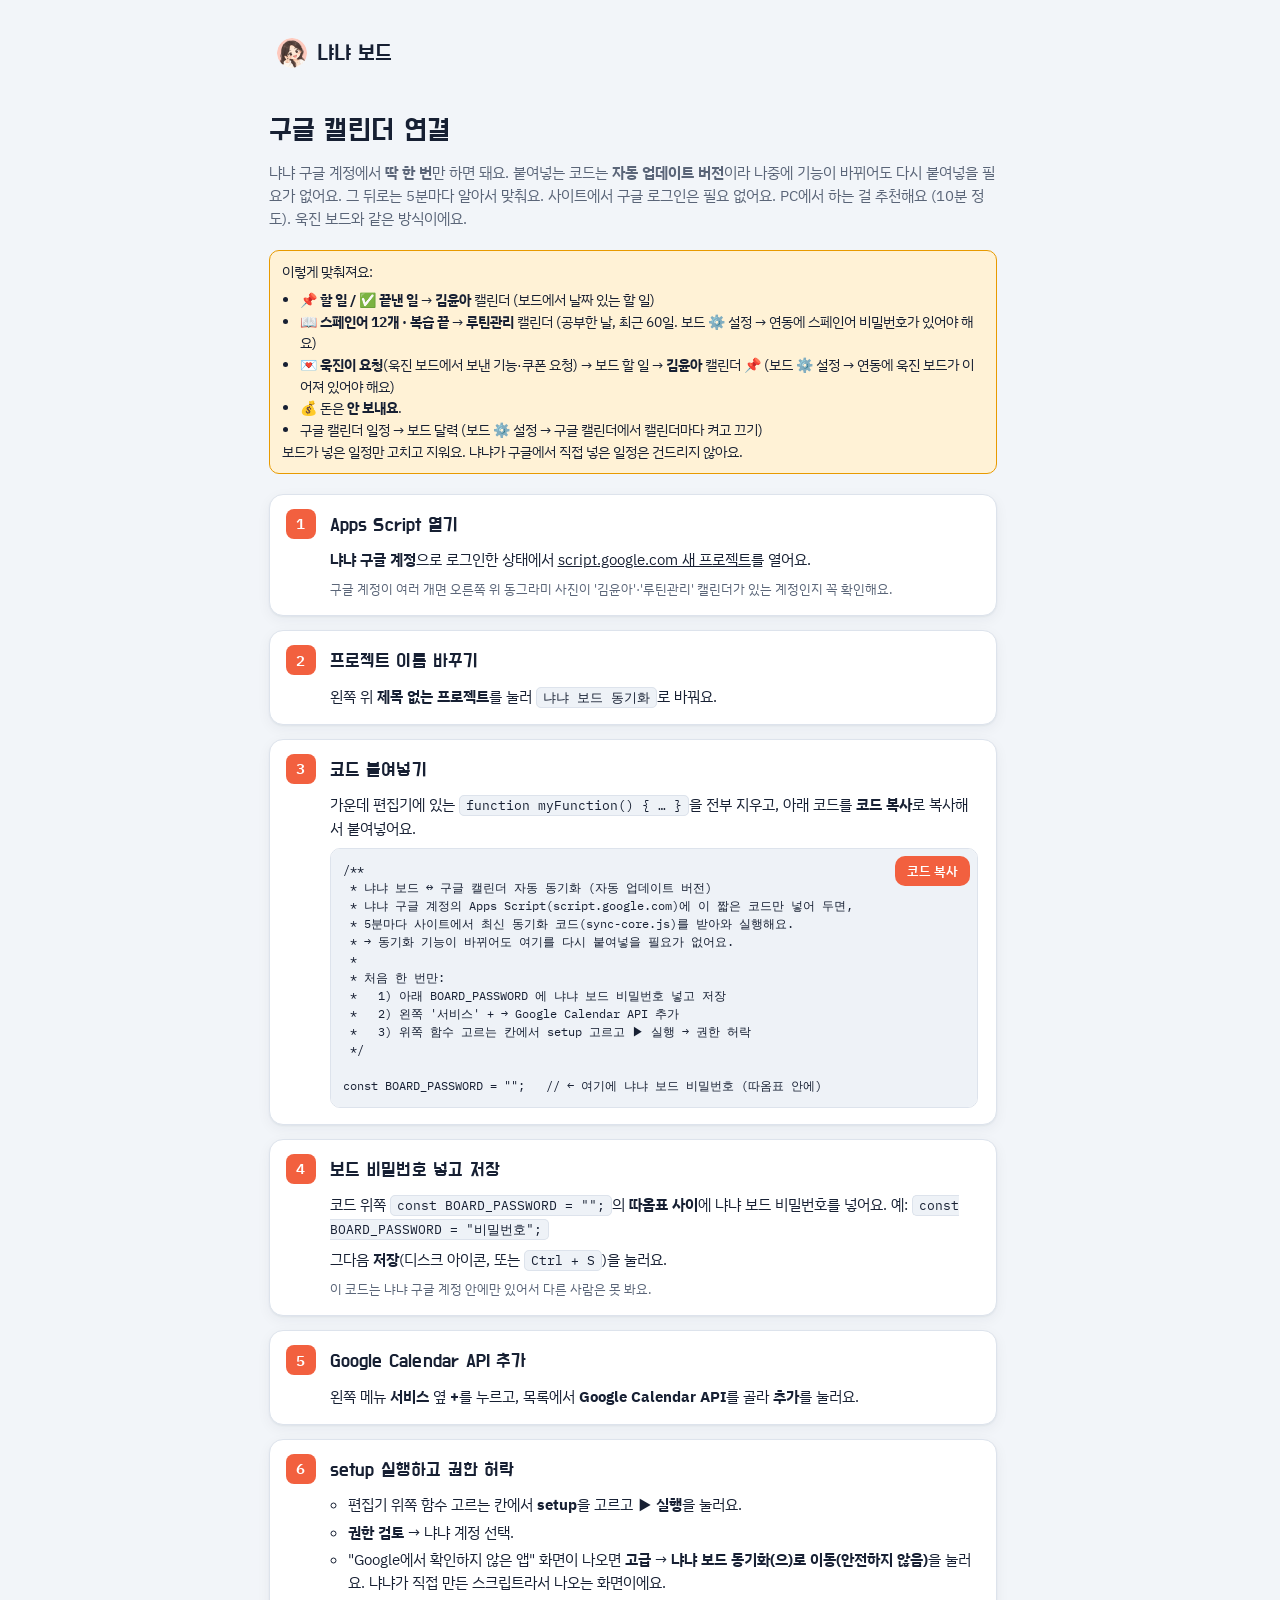
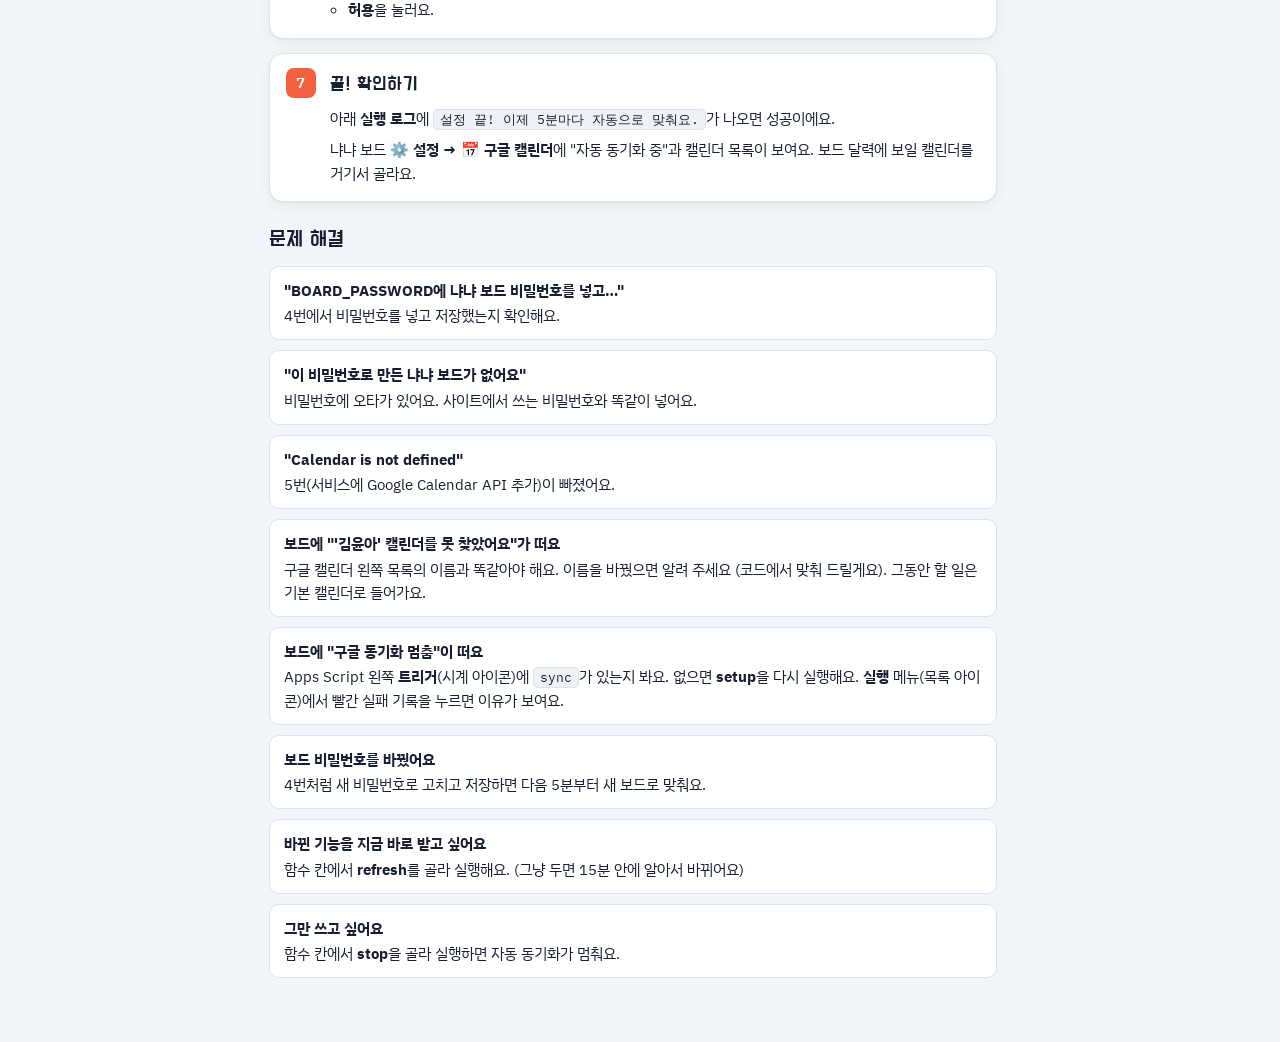
<file: docs/google-sync.html>
<!doctype html>
<html lang="ko">
<head>
<meta charset="utf-8">
<meta name="viewport" content="width=device-width, initial-scale=1, viewport-fit=cover">
<meta name="color-scheme" content="only light">
<title>구글 캘린더 연결</title>
<link rel="preconnect" href="https://fonts.googleapis.com">
<link rel="preconnect" href="https://fonts.gstatic.com" crossorigin>
<link rel="stylesheet" href="https://fonts.googleapis.com/css2?family=Do+Hyeon&family=IBM+Plex+Mono:wght@500;600&family=IBM+Plex+Sans+KR:wght@400;500;600&display=swap">
<link rel="stylesheet" href="style.css?v=20261020m">
<style>
  .guide { max-width: 760px; margin: 0 auto; padding: 32px 16px 64px; display: grid; grid-template-columns: minmax(0, 1fr); gap: 20px; }
  .guide > *, .steps > li, .code-box { min-width: 0; }
  .guide h1 { font-family: var(--f-display); font-weight: 400; font-size: 30px; margin: 0; }
  .steps { display: grid; gap: 14px; counter-reset: step; padding: 0; margin: 0; list-style: none; }
  .steps > li { background: var(--surface); border: 1px solid var(--line); border-radius: var(--r); box-shadow: var(--shadow); padding: 16px 18px 16px 60px; position: relative; display: grid; gap: 8px; }
  .steps > li::before {
    counter-increment: step; content: counter(step);
    position: absolute; left: 16px; top: 14px; width: 30px; height: 30px; border-radius: 8px;
    display: grid; place-items: center; background: var(--me); color: #FFFFFF; font-family: var(--f-mono); font-weight: 600;
  }
  .steps h3 { font-size: 19px; }
  .steps ul { margin: 0; padding-left: 18px; display: grid; gap: 4px; }
  code { font-family: var(--f-mono); background: var(--sunk); border: 1px solid var(--line); border-radius: 5px; padding: 1px 6px; font-size: 13px; }
  .code-box { position: relative; }
  .code-box pre { margin: 0; max-height: 260px; overflow: auto; background: var(--sunk); border: 1px solid var(--line); border-radius: 10px; padding: 12px; font-family: var(--f-mono); font-size: 12px; line-height: 1.5; }
  .code-box .btn { position: absolute; top: 8px; right: 8px; }
  .callout { background: var(--sun-soft); border: 1px solid var(--sun); border-radius: 10px; padding: 10px 12px; font-size: 14px; }
  .callout ul { margin: 6px 0 0; padding-left: 18px; }
  .fix { display: grid; gap: 10px; }
  .fix h2 { font-size: 22px; }
  .fix div { background: var(--surface); border: 1px solid var(--line); border-radius: 10px; padding: 12px 14px; }
  .fix > div > b:first-child { display: block; margin-bottom: 2px; }
</style>
</head>
<body>
<main class="guide">
  <a class="brand" href="./"><img class="logo-img" src="avatar.png?v=2" alt="" aria-hidden="true"><b>냐냐 보드</b></a>
  <div style="display:grid;gap:6px">
    <h1>구글 캘린더 연결</h1>
    <p class="muted">냐냐 구글 계정에서 <b>딱 한 번</b>만 하면 돼요. 붙여넣는 코드는 <b>자동 업데이트 버전</b>이라 나중에 기능이 바뀌어도 다시 붙여넣을 필요가 없어요.
      그 뒤로는 5분마다 알아서 맞춰요. 사이트에서 구글 로그인은 필요 없어요. PC에서 하는 걸 추천해요 (10분 정도). 욱진 보드와 같은 방식이에요.</p>
  </div>

  <div class="callout">이렇게 맞춰져요:
    <ul>
      <li><b>📌 할 일 / ✅ 끝낸 일</b> → <b>김윤아</b> 캘린더 (보드에서 날짜 있는 할 일)</li>
      <li><b>📖 스페인어 12개 · 복습 끝</b> → <b>루틴관리</b> 캘린더 (공부한 날, 최근 60일. 보드 ⚙️ 설정 → 연동에 스페인어 비밀번호가 있어야 해요)</li>
      <li><b>💌 욱진이 요청</b>(욱진 보드에서 보낸 기능·쿠폰 요청) → 보드 할 일 → <b>김윤아</b> 캘린더 📌 (보드 ⚙️ 설정 → 연동에 욱진 보드가 이어져 있어야 해요)</li>
      <li>💰 돈은 <b>안 보내요</b>.</li>
      <li>구글 캘린더 일정 → 보드 달력 (보드 ⚙️ 설정 → 구글 캘린더에서 캘린더마다 켜고 끄기)</li>
    </ul>
    보드가 넣은 일정만 고치고 지워요. 냐냐가 구글에서 직접 넣은 일정은 건드리지 않아요.</div>

  <ol class="steps">
    <li>
      <h3>Apps Script 열기</h3>
      <p><b>냐냐 구글 계정</b>으로 로그인한 상태에서 <a href="https://script.google.com/home/projects/create" target="_blank" rel="noopener">script.google.com 새 프로젝트</a>를 열어요.</p>
      <p class="small muted">구글 계정이 여러 개면 오른쪽 위 동그라미 사진이 '김윤아'·'루틴관리' 캘린더가 있는 계정인지 꼭 확인해요.</p>
    </li>
    <li>
      <h3>프로젝트 이름 바꾸기</h3>
      <p>왼쪽 위 <b>제목 없는 프로젝트</b>를 눌러 <code>냐냐 보드 동기화</code>로 바꿔요.</p>
    </li>
    <li>
      <h3>코드 붙여넣기</h3>
      <p>가운데 편집기에 있는 <code>function myFunction() { … }</code>을 전부 지우고, 아래 코드를 <b>코드 복사</b>로 복사해서 붙여넣어요.</p>
      <div class="code-box"><pre id="code">불러오는 중…</pre><button class="btn small" type="button" id="copyBtn">코드 복사</button></div>
    </li>
    <li>
      <h3>보드 비밀번호 넣고 저장</h3>
      <p>코드 위쪽 <code>const BOARD_PASSWORD = "";</code>의 <b>따옴표 사이</b>에 냐냐 보드 비밀번호를 넣어요. 예: <code>const BOARD_PASSWORD = "비밀번호";</code></p>
      <p>그다음 <b>저장</b>(디스크 아이콘, 또는 <code>Ctrl + S</code>)을 눌러요.</p>
      <p class="small muted">이 코드는 냐냐 구글 계정 안에만 있어서 다른 사람은 못 봐요.</p>
    </li>
    <li>
      <h3>Google Calendar API 추가</h3>
      <p>왼쪽 메뉴 <b>서비스</b> 옆 <b>+</b>를 누르고, 목록에서 <b>Google Calendar API</b>를 골라 <b>추가</b>를 눌러요.</p>
    </li>
    <li>
      <h3>setup 실행하고 권한 허락</h3>
      <ul>
        <li>편집기 위쪽 함수 고르는 칸에서 <b>setup</b>을 고르고 <b>▶ 실행</b>을 눌러요.</li>
        <li><b>권한 검토</b> → 냐냐 계정 선택.</li>
        <li>"Google에서 확인하지 않은 앱" 화면이 나오면 <b>고급</b> → <b>냐냐 보드 동기화(으)로 이동(안전하지 않음)</b>을 눌러요. 냐냐가 직접 만든 스크립트라서 나오는 화면이에요.</li>
        <li><b>허용</b>을 눌러요.</li>
      </ul>
    </li>
    <li>
      <h3>끝! 확인하기</h3>
      <p>아래 <b>실행 로그</b>에 <code>설정 끝! 이제 5분마다 자동으로 맞춰요.</code>가 나오면 성공이에요.</p>
      <p>냐냐 보드 <b>⚙️ 설정 → 📅 구글 캘린더</b>에 "자동 동기화 중"과 캘린더 목록이 보여요. 보드 달력에 보일 캘린더를 거기서 골라요.</p>
    </li>
  </ol>

  <section class="fix">
    <h2>문제 해결</h2>
    <div><b>"BOARD_PASSWORD에 냐냐 보드 비밀번호를 넣고…"</b>4번에서 비밀번호를 넣고 저장했는지 확인해요.</div>
    <div><b>"이 비밀번호로 만든 냐냐 보드가 없어요"</b>비밀번호에 오타가 있어요. 사이트에서 쓰는 비밀번호와 똑같이 넣어요.</div>
    <div><b>"Calendar is not defined"</b>5번(서비스에 Google Calendar API 추가)이 빠졌어요.</div>
    <div><b>보드에 "'김윤아' 캘린더를 못 찾았어요"가 떠요</b>구글 캘린더 왼쪽 목록의 이름과 똑같아야 해요. 이름을 바꿨으면 알려 주세요 (코드에서 맞춰 드릴게요). 그동안 할 일은 기본 캘린더로 들어가요.</div>
    <div><b>보드에 "구글 동기화 멈춤"이 떠요</b>Apps Script 왼쪽 <b>트리거</b>(시계 아이콘)에 <code>sync</code>가 있는지 봐요. 없으면 <b>setup</b>을 다시 실행해요. <b>실행</b> 메뉴(목록 아이콘)에서 빨간 실패 기록을 누르면 이유가 보여요.</div>
    <div><b>보드 비밀번호를 바꿨어요</b>4번처럼 새 비밀번호로 고치고 저장하면 다음 5분부터 새 보드로 맞춰요.</div>
    <div><b>바뀐 기능을 지금 바로 받고 싶어요</b>함수 칸에서 <b>refresh</b>를 골라 실행해요. (그냥 두면 15분 안에 알아서 바뀌어요)</div>
    <div><b>그만 쓰고 싶어요</b>함수 칸에서 <b>stop</b>을 골라 실행하면 자동 동기화가 멈춰요.</div>
  </section>
</main>
<script>
  (function () {
    var pre = document.getElementById("code"), btn = document.getElementById("copyBtn");
    fetch("apps-script/Code.gs?t=" + Date.now(), { cache: "no-store" }).then(function (r) { if (!r.ok) throw 0; return r.text(); })
      .then(function (t) { pre.textContent = t; })
      .catch(function () { pre.textContent = "코드를 불러오지 못했어요. 새로고침해 주세요."; });
    btn.addEventListener("click", function () {
      var text = pre.textContent;
      var done = function () { btn.textContent = "복사했어요!"; setTimeout(function () { btn.textContent = "코드 복사"; }, 2000); };
      if (navigator.clipboard && navigator.clipboard.writeText) navigator.clipboard.writeText(text).then(done, select);
      else select();
      function select() { var r = document.createRange(); r.selectNodeContents(pre); var s = window.getSelection(); s.removeAllRanges(); s.addRange(r); btn.textContent = "선택했어요. Ctrl+C로 복사"; }
    });
  })();
</script>
</body>
</html>
</file>
<file: docs/style.css>
/* 냐냐 보드 — 욱진 보드와 같은 색 토큰·글꼴. 냐냐 보드의 대표 색은 코랄.
   PC: 왼쪽 메뉴 + 오른쪽 내용 / 폰(≤720px): 아래 메뉴 */
:root {
  --bg: #F2F5F9;
  --surface: #FFFFFF;
  --sunk: #EEF2F7;
  --fg: #172033;
  --muted: #5A6578;
  --line: #DDE3EC;
  --shadow: 0 1px 2px rgba(23, 32, 51, 0.05), 0 4px 14px rgba(23, 32, 51, 0.05);
  --blue: #2F6FEB;   --blue-soft: #E5EEFF;
  --coral: #F2603F;  --coral-soft: #FFEAE4;
  --mint: #0FA67A;   --mint-soft: #DDF6EE;
  --sun: #E89A00;    --sun-soft: #FFF2D6;
  --grape: #7C5CE0;  --grape-soft: #EEE9FF;
  --me: var(--coral);
  --me-soft: var(--coral-soft);
  --danger: #D9412A;
  --f-display: "Do Hyeon", "IBM Plex Sans KR", "Apple SD Gothic Neo", "Malgun Gothic", sans-serif;
  --f-body: "IBM Plex Sans KR", "Apple SD Gothic Neo", "Malgun Gothic", "Noto Sans KR", sans-serif;
  --f-mono: "IBM Plex Mono", ui-monospace, "SFMono-Regular", Menlo, monospace;
  --r: 14px;
  color-scheme: light;
}

* { box-sizing: border-box; }
[hidden] { display: none !important; }
html, body { margin: 0; }
html { scrollbar-gutter: stable; }
body {
  background: var(--bg); color: var(--fg);
  font-family: var(--f-body); font-size: 15px; line-height: 1.55;
}
h1, h2, h3 { font-family: var(--f-display); font-weight: 400; margin: 0; letter-spacing: 0.01em; }
h2 { font-size: 26px; }
h3 { font-size: 19px; }
p { margin: 0; }
a { color: inherit; }
button, input { font: inherit; color: inherit; }
.muted { color: var(--muted); }
.mono { font-family: var(--f-mono); }

/* 왼쪽 메뉴 (PC) */
.side {
  position: fixed; inset: 0 auto 0 0; width: 220px;
  background: var(--surface); border-right: 1px solid var(--line);
  display: flex; flex-direction: column; padding: 20px 14px;
}
.brand { display: flex; align-items: center; gap: 10px; text-decoration: none; padding: 4px 8px 18px; }
.brand b { font-family: var(--f-display); font-weight: 400; font-size: 22px; }
.logo { display: grid; grid-template-columns: 1fr 1fr; gap: 2px; width: 26px; height: 26px; }
.logo i { border-radius: 3px; }
.logo i:nth-child(1) { background: var(--coral); }
.logo i:nth-child(2) { background: var(--sun); }
.logo i:nth-child(3) { background: var(--grape); }
.logo i:nth-child(4) { background: var(--mint); }
.nav { display: flex; flex-direction: column; gap: 2px; }
.nav a {
  display: flex; align-items: center; gap: 10px; padding: 9px 12px; border-radius: 10px;
  text-decoration: none; font-weight: 500; color: var(--muted);
}
.nav a:hover { background: var(--sunk); color: var(--fg); }
.nav a.on { background: var(--me-soft); color: var(--me); }
.ic { width: 22px; text-align: center; }
.side-foot { margin-top: auto; padding: 0 12px; font-size: 12px; color: var(--muted); }

/* 내용 */
.main { margin-left: 220px; padding: 28px 32px 48px; max-width: 1240px; }
.page-head { display: flex; align-items: baseline; gap: 12px; margin-bottom: 18px; }
.card {
  background: var(--surface); border: 1px solid var(--line); border-radius: var(--r);
  box-shadow: var(--shadow); padding: 18px 20px;
}

/* 위 요약 타일 */
.tiles { display: grid; grid-template-columns: repeat(4, 1fr); gap: 12px; margin-bottom: 16px; }
.tile {
  display: flex; flex-direction: column; gap: 4px; padding: 14px 16px; border-radius: var(--r);
  text-decoration: none; border: 1px solid transparent;
}
.tile-k { font-size: 13px; font-weight: 500; }
.tile-v { font-family: var(--f-display); font-weight: 400; font-size: 24px; }
.t-coral { background: var(--coral-soft); } .t-coral .tile-v { color: var(--coral); }
.t-sun { background: var(--sun-soft); }     .t-sun .tile-v { color: var(--sun); }
.t-grape { background: var(--grape-soft); } .t-grape .tile-v { color: var(--grape); }
.t-mint { background: var(--mint-soft); }   .t-mint .tile-v { color: var(--mint); }
a.tile:hover { border-color: var(--line); }

/* 달력 + 그날 할 일 */
.home-grid { display: flex; flex-direction: column; gap: 16px; }
.cal-head { display: flex; align-items: center; gap: 8px; margin-bottom: 12px; }
.cal-head h3 { min-width: 120px; text-align: center; }
.cal-head .chip { margin-left: auto; }
.icon-btn {
  width: 32px; height: 32px; border-radius: 50%; border: 1px solid var(--line); background: var(--surface);
  cursor: pointer; font-size: 18px; line-height: 1;
}
.icon-btn:hover { background: var(--sunk); }
.chip {
  border: 1px solid var(--line); background: var(--surface); border-radius: 999px;
  padding: 4px 12px; cursor: pointer; font-size: 13px; font-weight: 500;
}
.chip:hover { background: var(--sunk); }
.cal-dow { display: grid; grid-template-columns: repeat(7, minmax(0, 1fr)); gap: 4px; }
.cal-grid { display: flex; flex-direction: column; gap: 4px; }
/* 한 주 = 7칸 + 그 위에 겹친 🎬 작품 막대 줄(--lanes줄). 칸 안 .day-gap이 막대 자리를 비워 둠 */
.cal-week { position: relative; display: grid; grid-template-columns: repeat(7, minmax(0, 1fr)); gap: 4px; }
.day-gap { flex: none; height: calc(var(--lanes, 0) * 18px); }
.wk-bars {
  position: absolute; left: 0; right: 0; top: 32px; pointer-events: none;
  display: grid; grid-template-columns: repeat(7, minmax(0, 1fr)); column-gap: 4px; row-gap: 2px; grid-auto-rows: 16px;
}
.wbar {
  font-size: 11px; line-height: 16px; font-weight: 600; padding: 0 6px; min-width: 0;
  background: var(--grape-soft); color: var(--grape); white-space: nowrap; overflow: hidden; text-overflow: ellipsis;
}
.wbar.s { border-top-left-radius: 8px; border-bottom-left-radius: 8px; margin-left: 4px; }
.wbar.e { border-top-right-radius: 8px; border-bottom-right-radius: 8px; margin-right: 4px; }
.wbar.open { background: linear-gradient(90deg, var(--grape-soft) 70%, transparent); }
.cal-dow span { text-align: center; font-size: 12px; font-weight: 600; color: var(--muted); padding-bottom: 4px; }
.cal-dow span:first-child { color: var(--danger); }
.cal-dow span:last-child { color: var(--blue); }
.day {
  min-height: 84px; border-radius: 10px; background: var(--sunk); border: 2px solid transparent;
  padding: 6px 7px; text-align: left; cursor: pointer; display: flex; flex-direction: column; gap: 3px;
  overflow: hidden;
}
.day:hover { border-color: var(--line); }
.day.out { opacity: 0.4; }
.day.today .num { background: var(--me); color: #fff; }
.day.sel { border-color: var(--me); background: var(--surface); }
.num {
  font-family: var(--f-mono); font-size: 12px; font-weight: 600;
  width: 22px; height: 22px; border-radius: 50%; display: grid; place-items: center;
}
.day.sun .num { color: var(--danger); }
.day.sat .num { color: var(--blue); }
.day.today .num { color: #fff; }
.day-item {
  font-size: 12px; line-height: 1.35; white-space: nowrap; overflow: hidden; text-overflow: ellipsis;
  background: var(--me-soft); color: var(--me); border-radius: 5px; padding: 1px 5px;
}
.day-item.done { background: var(--mint-soft); color: var(--mint); text-decoration: line-through; }
.day-more { font-size: 11px; color: var(--muted); }

.day-card h3 { margin-bottom: 10px; }
.todo-list { list-style: none; margin: 0 0 12px; padding: 0; display: flex; flex-direction: column; gap: 6px; }
.todo-list li { display: flex; align-items: center; gap: 10px; padding: 8px 10px; border-radius: 10px; background: var(--sunk); }
.todo-list li.done .t { color: var(--muted); text-decoration: line-through; }
.todo-list input[type="checkbox"] { width: 18px; height: 18px; accent-color: var(--mint); flex: none; }
.todo-list .t { flex: 1; min-width: 0; overflow-wrap: anywhere; }
.todo-list a.t-go { color: var(--me); font-weight: 600; text-decoration: none; }
.todo-list li.done a.t-go { color: var(--muted); text-decoration: line-through; }
.todo-list .del { border: 0; background: none; color: var(--muted); cursor: pointer; font-size: 16px; padding: 0 4px; }
.todo-list .del:hover { color: var(--danger); }
.todo-list .empty { background: none; color: var(--muted); padding: 4px 0; }
.todo-add { display: flex; gap: 8px; }
.todo-add input {
  flex: 1; min-width: 0; padding: 9px 12px; border: 1px solid var(--line); border-radius: 10px; background: var(--surface);
}
.todo-add input:focus { outline: 2px solid var(--me-soft); border-color: var(--me); }
.btn {
  display: inline-flex; align-items: center; justify-content: center; gap: 6px;
  padding: 9px 16px; border-radius: 10px; border: 0; background: var(--me); color: #fff;
  font-weight: 600; cursor: pointer; text-decoration: none;
}
.btn:hover { filter: brightness(0.95); }

/* 준비 중 화면 */
.soon { display: flex; flex-direction: column; gap: 12px; align-items: flex-start; max-width: 560px; }
.soon ul { margin: 0; padding-left: 20px; }

/* 🔒 비밀번호 화면 · 불러오는 중: body.locked 동안은 보드(메뉴·내용)를 숨김 */
body.locked .side, body.locked .main, body.locked .bottom { display: none !important; }
body:not(.locked) .loading { display: none; }
.loading { text-align: center; margin-top: 30vh; }
.login { max-width: 420px; margin: 12vh auto 0; padding: 0 16px; display: flex; flex-direction: column; gap: 14px; }
.login .brand { padding: 0 4px; }
.login .card { display: flex; flex-direction: column; gap: 12px; }
.login-form { display: flex; gap: 8px; }
.login-form input {
  flex: 1; min-width: 0; padding: 9px 12px; border: 1px solid var(--line); border-radius: 10px; background: var(--surface);
}
.login-form input:focus { outline: 2px solid var(--me-soft); border-color: var(--me); }
.login-msg { color: var(--danger); font-size: 14px; }
.login-msg:empty { display: none; }
.note { display: grid; gap: 10px; padding: 12px 14px; border-radius: 10px; background: var(--sun-soft); font-size: 14px; }
.row { display: flex; gap: 8px; flex-wrap: wrap; }
.btn.ghost { background: var(--surface); color: var(--fg); border: 1px solid var(--line); }
.btn.ghost:hover { background: var(--sunk); filter: none; }
.btn.small { padding: 5px 12px; font-size: 13px; }
.small { font-size: 13px; }

/* 저장 상태 점: 초록 = 서버에 저장됨, 노랑 = 저장 중, 코랄 = 연결 끊김 */
.sync-dot { width: 9px; height: 9px; border-radius: 50%; background: var(--muted); display: inline-block; flex-shrink: 0; }
.sync-dot[data-state="ok"] { background: var(--mint); }
.sync-dot[data-state="wait"] { background: var(--sun); }
.sync-dot[data-state="off"] { background: var(--coral); }
.nav .sync-dot { margin-left: auto; }
.sync-line { display: flex; align-items: center; gap: 8px; font-weight: 500; }

/* ⚙️ 설정 */
.settings { display: grid; gap: 12px; max-width: 560px; }
.settings .card { display: flex; flex-direction: column; gap: 8px; }
.bak-list { list-style: none; margin: 0; padding: 0; display: flex; flex-direction: column; gap: 6px; }
.bak-list li { display: flex; align-items: center; gap: 10px; padding: 8px 10px; border-radius: 10px; background: var(--sunk); font-size: 14px; }
.bak-list li .grow { flex: 1; min-width: 0; }
.bak-list li.muted { background: none; padding: 0; }

/* 아래 메뉴 (폰) */
.bottom { display: none; }

.toast {
  position: fixed; left: 50%; bottom: 24px; transform: translateX(-50%);
  background: var(--fg); color: #fff; padding: 10px 16px; border-radius: 10px; font-size: 14px; z-index: 50;
}

@media (max-width: 1100px) {
}
@media (max-width: 720px) {
  .side { display: none; }
  .main { margin-left: 0; padding: 18px 16px calc(84px + env(safe-area-inset-bottom)); }
  .tiles { grid-template-columns: repeat(2, 1fr); gap: 8px; }
  .tile { padding: 10px 12px; }
  .tile-v { font-size: 20px; }
  .card { padding: 14px; }
  .day { min-height: 52px; padding: 4px; align-items: center; }
  .day-item { display: none; }
  .day-more { display: none; }
  .day .dots { display: flex; gap: 3px; }
  .bottom {
    display: grid; grid-template-columns: repeat(6, 1fr);
    position: fixed; left: 0; right: 0; bottom: 0; z-index: 20;
    background: var(--surface); border-top: 1px solid var(--line);
    padding: 6px 0 calc(6px + env(safe-area-inset-bottom));
  }
  .bottom a {
    display: flex; flex-direction: column; align-items: center; gap: 1px;
    text-decoration: none; font-size: 11px; font-weight: 500; color: var(--muted); padding: 4px 0;
  }
  .bottom a .ic { font-size: 19px; position: relative; }
  .bottom .ic .sync-dot { position: absolute; top: 1px; right: -2px; width: 7px; height: 7px; }
  .bottom a.on { color: var(--me); }
  .toast { bottom: calc(80px + env(safe-area-inset-bottom)); }
}
.dots { display: none; }
.dots i { width: 6px; height: 6px; border-radius: 50%; background: var(--me); }
.dots i.done { background: var(--mint); }

/* 📖🎬 연동: 달력 표시 · 그날 기록 · 탭 화면 */
.day-top { display: flex; align-items: center; justify-content: space-between; gap: 2px; width: 100%; }
.day-ext { display: inline-flex; gap: 1px; font-size: 12px; line-height: 1; }
.day-ext i { font-style: normal; }
.tile-k small { font-weight: 600; color: var(--coral); margin-left: 4px; }
.tile-v.small { font-size: 19px; }
.home-watching { text-decoration: none; display: flex; flex-direction: column; gap: 10px; }
.home-watching .posters { grid-template-columns: repeat(auto-fill, minmax(86px, 110px)); }
.tile-note { font-size: 12px; color: var(--muted); }
.page-head .btn { margin-left: auto; align-self: center; }
.link-view { display: flex; flex-direction: column; gap: 14px; max-width: 900px; }
.link-view .card { display: flex; flex-direction: column; gap: 10px; }
.link-tiles { display: grid; grid-template-columns: repeat(3, minmax(0, 1fr)); gap: 12px; }
.recent { list-style: none; margin: 0; padding: 0; display: grid; grid-template-columns: repeat(14, minmax(0, 1fr)); gap: 4px; }
.recent li { display: flex; flex-direction: column; align-items: center; gap: 2px; padding: 6px 0; border-radius: 8px; background: var(--sunk); font-size: 12px; }
.recent li b { font-family: var(--f-mono); font-size: 11px; color: var(--muted); font-weight: 600; }
.recent li.part { background: var(--sun-soft); }
.recent li.on { background: var(--mint-soft); color: var(--mint); font-weight: 600; }
.posters { list-style: none; margin: 0; padding: 0; display: grid; grid-template-columns: repeat(auto-fill, minmax(86px, 1fr)); gap: 10px; }
.posters li { display: flex; flex-direction: column; gap: 4px; font-size: 13px; line-height: 1.3; min-width: 0; }
.posters li span { overflow: hidden; text-overflow: ellipsis; display: -webkit-box; -webkit-line-clamp: 2; -webkit-box-orient: vertical; }
.pst { width: 100%; aspect-ratio: 2 / 3; object-fit: cover; border-radius: 8px; background: var(--sunk); }
.pst-s { width: 40px; height: 60px; object-fit: cover; border-radius: 6px; background: var(--sunk); flex: none; }
.no-poster { display: grid; place-items: center; font-size: 20px; }
.watched { list-style: none; margin: 0; padding: 0; display: flex; flex-direction: column; gap: 8px; }
.watched li { display: flex; align-items: center; gap: 12px; }
.watched .grow { flex: 1; min-width: 0; display: flex; flex-direction: column; }
.watched .rate { font-family: var(--f-mono); font-size: 13px; white-space: nowrap; }
.link-form .link-row { display: flex; align-items: center; gap: 8px; font-weight: 500; }
.link-form .link-row span { width: 96px; flex: none; }
.link-form .link-row input { flex: 1; min-width: 0; padding: 8px 11px; border: 1px solid var(--line); border-radius: 10px; background: var(--surface); }
.link-st { margin-top: -4px; padding-left: 104px; }
@media (max-width: 720px) {
  .day { position: relative; }
  .day-ext { position: absolute; top: 2px; right: 2px; font-size: 9px; }
  .link-tiles { grid-template-columns: 1fr; gap: 8px; }
  .recent { grid-template-columns: repeat(7, minmax(0, 1fr)); }
  .posters { grid-template-columns: repeat(3, minmax(0, 1fr)); }
  .link-form .link-row { flex-wrap: wrap; }
  .link-form .link-row span { width: 100%; }
  .link-st { padding-left: 0; }
}

/* 오늘 옆 📖·🎬 켜기/끄기 */
.view-toggles { margin-left: auto; display: flex; gap: 6px; align-self: center; }
.chip.tg[aria-pressed="false"] { color: var(--muted); background: var(--sunk); text-decoration: line-through; }
.chip.tg[aria-pressed="true"] { background: var(--surface); border-color: var(--me); }

/* 날짜를 누르면 뜨는 그날 할 일 창 */
.day-dlg {
  border: 0; border-radius: 16px; padding: 18px 20px; width: min(420px, calc(100vw - 32px));
  background: var(--surface); color: var(--fg); box-shadow: 0 10px 40px rgba(23, 32, 51, 0.25);
}
.day-dlg::backdrop { background: rgba(23, 32, 51, 0.35); }
.dlg-head { display: flex; align-items: center; justify-content: space-between; gap: 8px; margin-bottom: 12px; }
.day-dlg .todo-list { max-height: 50vh; overflow: auto; }
@media (max-width: 720px) {
  .wk-bars { top: 30px; grid-auto-rows: 5px; }
  .wbar, .wbar.open { font-size: 0; padding: 0; background: var(--grape); opacity: 0.55; }
  .day-gap { height: calc(var(--lanes, 0) * 7px); }
  .view-toggles { margin-left: 0; width: 100%; }
  .page-head { flex-wrap: wrap; }
  .day-dlg { margin: auto auto 0; width: 100%; max-width: 100%; border-radius: 16px 16px 0 0; padding-bottom: calc(18px + env(safe-area-inset-bottom)); }
}

/* 📅 구글 일정: 캘린더 색(--gc) */
.day-item.g { background: color-mix(in srgb, var(--gc) 16%, var(--surface)); color: var(--fg); border-left: 3px solid var(--gc); border-radius: 4px; }
.day-item.g b { font-family: var(--f-mono); font-size: 11px; font-weight: 600; }
.dots i.g { background: var(--gc); }
.wbar.g { background: color-mix(in srgb, var(--gc) 22%, var(--surface)); color: var(--fg); }
.day-g { margin-top: 14px; padding-top: 12px; border-top: 1px dashed var(--line); display: flex; flex-direction: column; gap: 6px; }
.day-g h4 { margin: 0; font-size: 14px; font-weight: 600; color: var(--muted); }
.g-list { list-style: none; margin: 0; padding: 0; display: flex; flex-direction: column; gap: 4px; font-size: 14px; }
.g-list li { display: flex; align-items: center; gap: 8px; }
.g-list li i, .g-cals i { width: 10px; height: 10px; border-radius: 3px; background: var(--gc); flex: none; }
.g-list .t { flex: 1; min-width: 0; overflow-wrap: anywhere; }
.g-list b { font-family: var(--f-mono); font-size: 12px; }
.g-list a { text-decoration: none; color: var(--muted); }
.g-cals { list-style: none; margin: 0; padding: 0; display: grid; grid-template-columns: repeat(auto-fill, minmax(150px, 1fr)); gap: 6px; }
.g-cals label { display: flex; align-items: center; gap: 8px; cursor: pointer; font-size: 14px; }
@media (max-width: 720px) { .wbar.g { background: var(--gc); opacity: 0.55; } }

/* 로고 = 냐냐 캐릭터 (avatar.png, 2026-10-20 냐냐가 고름) */
.logo-img { width: 30px; height: 30px; border-radius: 50%; flex: none; display: block; }

/* 💌 욱진이 요청 띠 (맨 위, app.js renderUkBar) */
.uk-bar { display: flex; align-items: center; gap: 6px; margin: 0 0 16px; padding: 6px 6px 6px 4px; border-radius: 12px; background: var(--coral-soft); border: 1px solid color-mix(in srgb, var(--coral) 30%, transparent); }
.uk-go { flex: 1; min-width: 0; display: flex; align-items: center; gap: 10px; padding: 6px 10px; border: 0; background: none; font: inherit; color: var(--fg); text-align: left; cursor: pointer; border-radius: 8px; }
.uk-go:hover { background: color-mix(in srgb, var(--coral) 10%, transparent); }
.uk-go b { color: var(--coral); flex: none; }
.uk-go span { flex: 1; min-width: 0; overflow: hidden; text-overflow: ellipsis; white-space: nowrap; font-size: 14px; }
.uk-go i { flex: none; font-style: normal; font-size: 13px; color: var(--coral); font-weight: 600; }
@media (max-width: 720px) {
  .uk-bar { margin-bottom: 12px; }
  .uk-go { flex-wrap: wrap; gap: 2px 10px; }
  .uk-go span { flex-basis: 100%; order: 3; }
  .uk-go i { margin-left: auto; }
}
</file>
